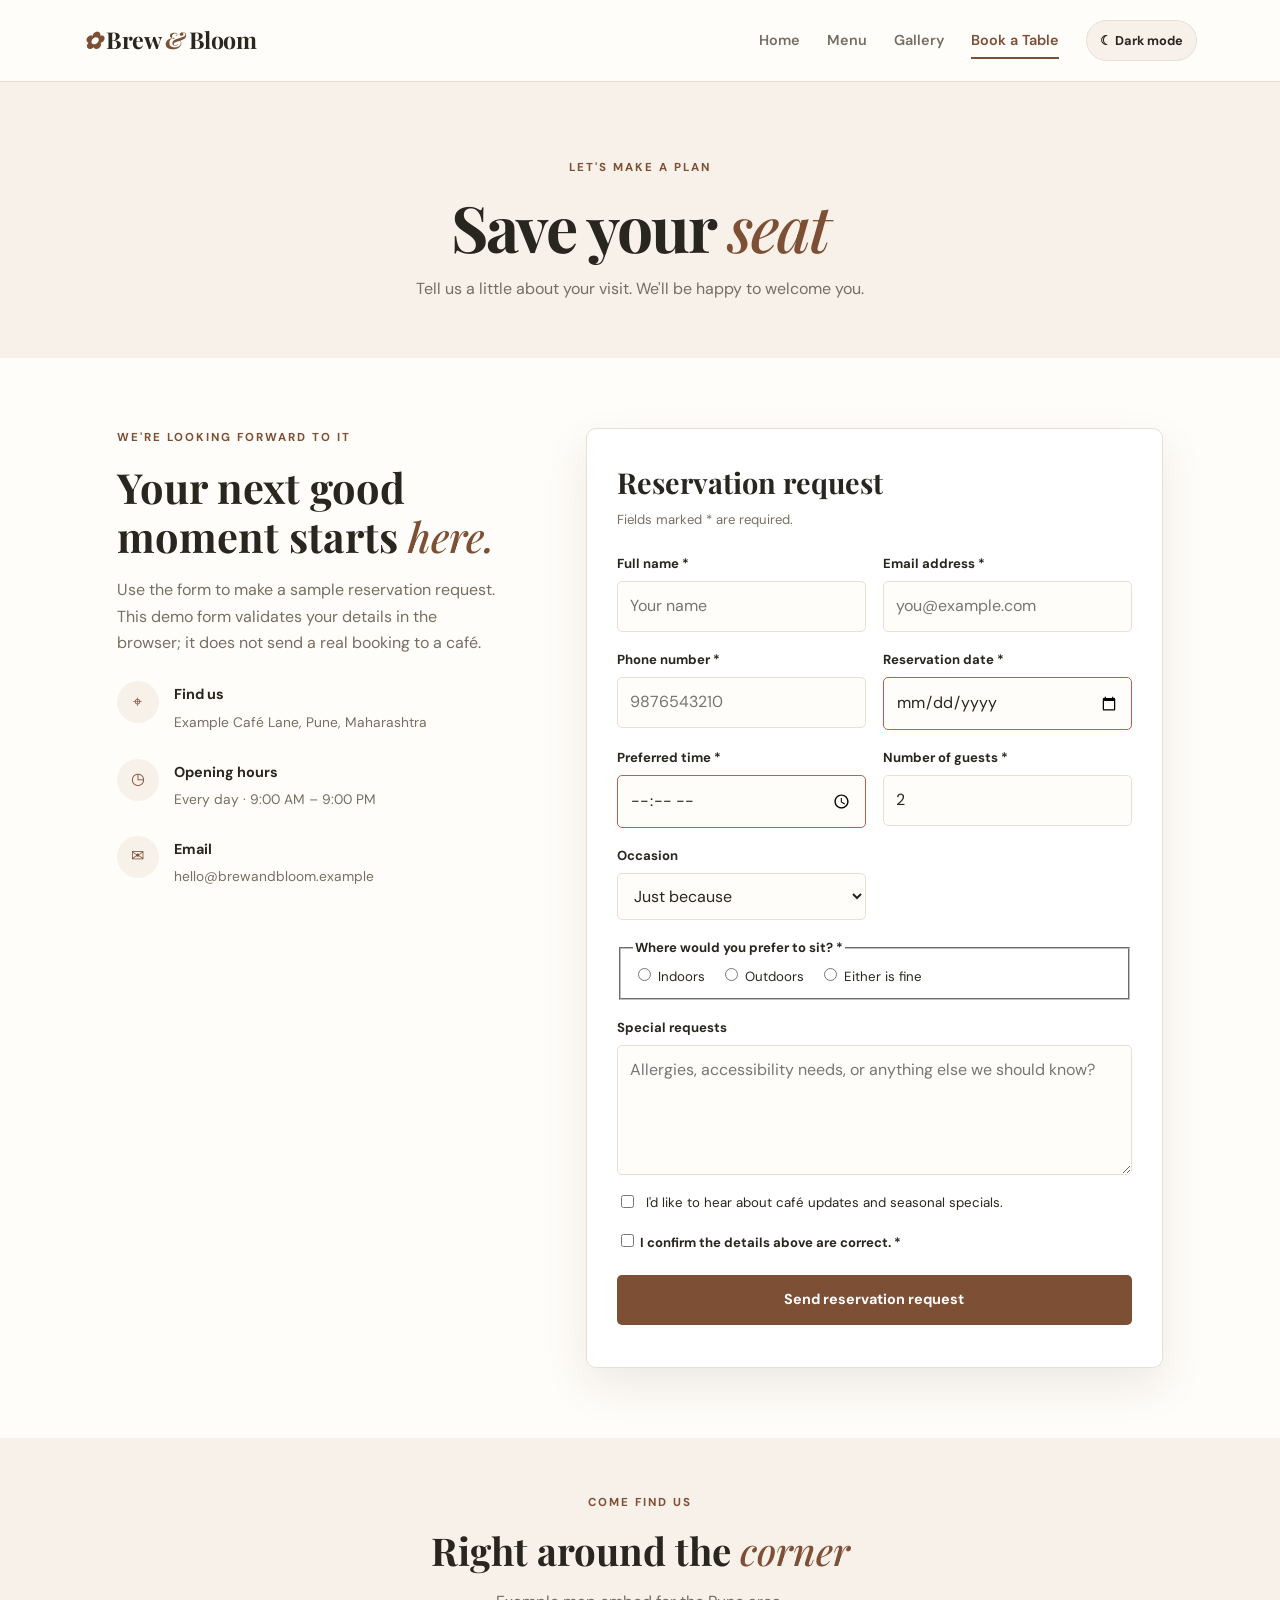
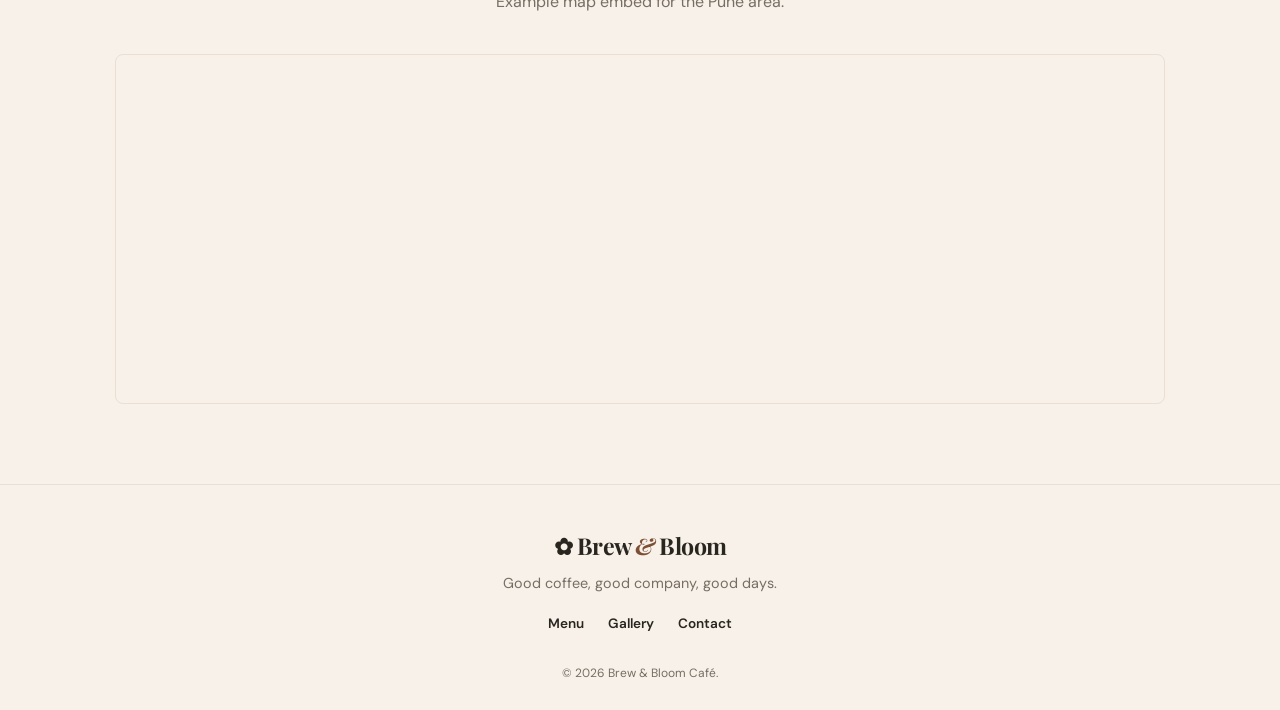
<file: booking.html>
<!DOCTYPE html>
<html lang="en">

<head>
    <meta charset="UTF-8">
    <meta name="viewport" content="width=device-width, initial-scale=1.0">
    <meta name="description" content="Reserve a table or contact Brew & Bloom Café.">
    <title>Book a Table | Brew & Bloom Café</title>
    <link rel="stylesheet" href="style.css">
    <script src="script.js" defer></script>
</head>
<body>
    <header class="site-header">
        <a class="brand" href="index.html"><span class="brand-mark">✿</span> Brew <span>&</span> Bloom</a>
        <button class="menu-toggle" aria-label="Open navigation" aria-expanded="false">☰</button>
        <nav class="nav-links" aria-label="Main navigation">
            <a href="index.html">Home</a><a href="menu.html">Menu</a><a href="gallery.html">Gallery</a><a class="active"
                aria-current="page" href="booking.html">Book a Table</a>
            <button class="theme-toggle" type="button" aria-label="Switch colour theme">☾ Dark mode</button>
        </nav>
        </header>
        <main>
            <section class="page-hero">
                <p class="eyebrow">LET'S MAKE A PLAN</p>
                <h1>Save your <em>seat</em></h1>
                <p>Tell us a little about your visit. We'll be happy to welcome you.</p>
            </section>
            <section class="booking-layout">
                <div class="booking-copy">
                    <p class="eyebrow">WE'RE LOOKING FORWARD TO IT</p>
                    <h2>Your next good moment starts <em>here.</em></h2>
                    <p>Use the form to make a sample reservation request. This demo form validates your details in the browser;
                        it does not send a real booking to a café.</p>
                    <div class="contact-detail"><span>⌖</span>
                        <div><strong>Find us</strong>
                            <p>Example Café Lane, Pune, Maharashtra</p>
                        </div>
                    </div>
                    <div class="contact-detail"><span>◷</span>
                        <div><strong>Opening hours</strong>
                            <p>Every day · 9:00 AM – 9:00 PM</p>
                        </div>
                    </div>
                    <div class="contact-detail"><span>✉</span>
                        <div><strong>Email</strong>
                            <p>hello@brewandbloom.example</p>
                        </div>
                    </div>  </div>
                    <form class="booking-form" id="booking-form">
                        <h2>Reservation request</h2>
                        <p class="form-subtitle">Fields marked * are required.</p>
                        <div class="form-grid">
                            <div class="form-field"><label for="full-name">Full name *</label><input id="full-name" name="fullName"
                                    type="text" placeholder="Your name" required minlength="2" maxlength="60" autocomplete="name"><small
                                    class="field-error"></small></div>
                            <div class="form-field"><label for="email">Email address *</label><input id="email" name="email" type="email"
                                    placeholder="you@example.com" required autocomplete="email"><small class="field-error"></small></div>
                            <div class="form-field"><label for="phone">Phone number *</label><input id="phone" name="phone" type="tel"
                                    placeholder="9876543210" required pattern="[6-9][0-9]{9}"
                                    title="Enter a 10-digit Indian mobile number beginning with 6, 7, 8 or 9" autocomplete="tel"><small
                                    class="field-error"></small></div>
                            <div class="form-field"><label for="date">Reservation date *</label><input id="date" name="date" type="date"
                                    required><small class="field-error"></small></div>
                            <div class="form-field"><label for="time">Preferred time *</label><input id="time" name="time" type="time"
                                    min="09:00" max="20:30" required><small class="field-error"></small></div>
                            <div class="form-field"><label for="guests">Number of guests *</label><input id="guests" name="guests"
                                    type="number" min="1" max="12" value="2" required><small class="field-error"></small></div>
                            <div class="form-field"><label for="occasion">Occasion</label><select id="occasion" name="occasion">
                                    <option value="casual">Just because</option>
                                    <option value="birthday">Birthday</option>
                                    <option value="date">Date</option>
                                    <option value="work">Work / study</option>
                                    <option value="other">Other</option>
                                </select></div>
                            <fieldset class="form-field full-field">
                                <legend>Where would you prefer to sit? *</legend>
                                <div class="radio-row"><label><input type="radio" name="seating" value="indoors" required>
                                        Indoors</label><label><input type="radio" name="seating" value="outdoors">
                                        Outdoors</label><label><input type="radio" name="seating" value="anywhere"> Either is fine</label>
                                </div><small class="field-error"></small>
                            </fieldset>
                            <div class="form-field full-field"><label for="requests">Special requests</label><textarea id="requests"
                                    name="requests" rows="4" maxlength="300"
                                    placeholder="Allergies, accessibility needs, or anything else we should know?"></textarea></div>
                            <div class="form-field full-field checkbox-field"><label><input type="checkbox" id="updates" name="updates"> I'd
                                    like to hear about café updates and seasonal specials.</label></div>
                            <div class="form-field full-field"><label class="checkbox-field"><input type="checkbox" name="confirm" required>
                                    I confirm the details above are correct. *</label><small class="field-error"></small></div>
                        </div>
                        <button class="button button-primary form-submit" type="submit">Send reservation request</button>
                        <p class="form-message" id="form-message" role="status" aria-live="polite"></p>         </form>
                    </section>
                    <section class="map-section">
                        <div class="section-heading">
                            <p class="eyebrow">COME FIND US</p>
                            <h2>Right around the <em>corner</em></h2>
                            <p>Example map embed for the Pune area.</p>
                        </div>
                        <div class="map-frame"><iframe title="Map showing Pune, Maharashtra"
                                src="https://maps.google.com/maps?q=Pune%2C%20Maharashtra&t=&z=12&ie=UTF8&iwloc=&output=embed"
                                loading="lazy" referrerpolicy="no-referrer-when-downgrade" allowfullscreen></iframe></div>
                    </section>
                    </main>
                    <footer class="site-footer"><a class="brand footer-brand" href="index.html">✿ Brew <span>&</span> Bloom</a>
                        <p>Good coffee, good company, good days.</p>
                        <div class="footer-links"><a href="menu.html">Menu</a><a href="gallery.html">Gallery</a><a
                                href="booking.html">Contact</a></div><small>© <span class="year"></span> Brew & Bloom Café.</small>
                    </footer>
                    </body>
                    
                    </html>
</file>
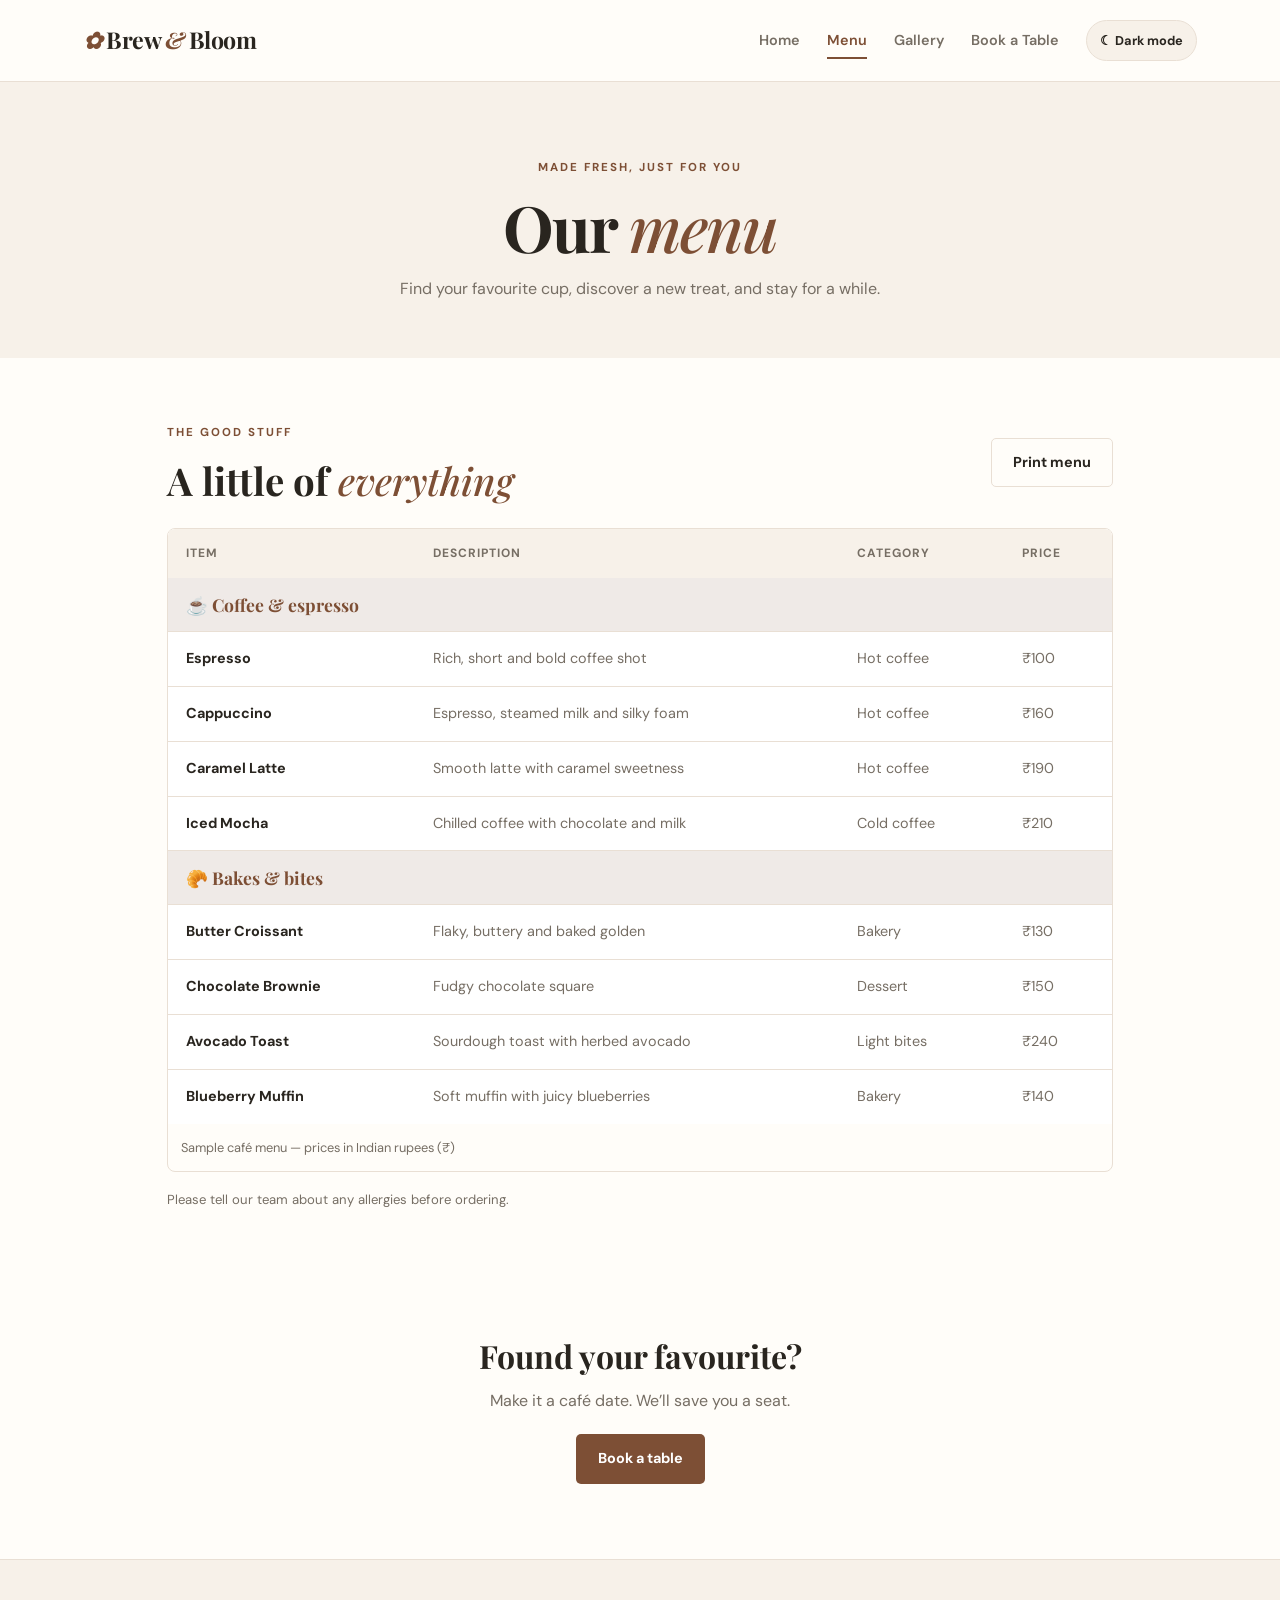
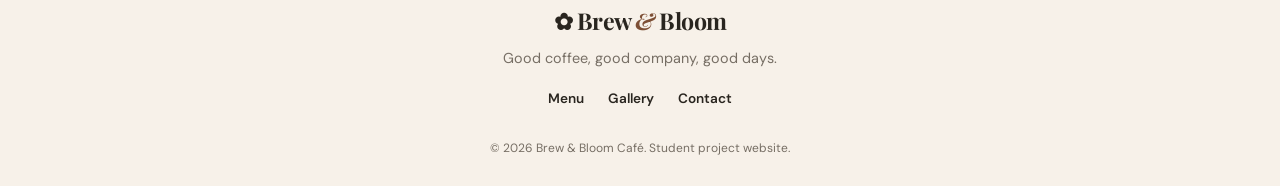
<file: menu.html>
<!DOCTYPE html>
<html lang="en">

<head>
    <meta charset="UTF-8">
    <meta name="viewport" content="width=device-width, initial-scale=1.0">
    <meta name="description" content="Explore the Brew & Bloom Café menu.">
    <title>Our Menu | Brew & Bloom Café</title>
    <link rel="stylesheet" href="style.css">
    <script src="script.js" defer></script>
</head>

<body>
    <header class="site-header">
        <a class="brand" href="index.html"><span class="brand-mark">✿</span> Brew <span>&</span> Bloom</a>
        <button class="menu-toggle" aria-label="Open navigation" aria-expanded="false">☰</button>
        <nav class="nav-links" aria-label="Main navigation">
            <a href="index.html">Home</a><a class="active" aria-current="page" href="menu.html">Menu</a><a
                href="gallery.html">Gallery</a><a href="booking.html">Book a Table</a>
            <button class="theme-toggle" type="button" aria-label="Switch colour theme">☾ Dark mode</button>
        </nav>
    </header>
    <main>
        <section class="page-hero">
            <p class="eyebrow">MADE FRESH, JUST FOR YOU</p>
            <h1>Our <em>menu</em></h1>
            <p>Find your favourite cup, discover a new treat, and stay for a while.</p>
        </section>
        <section class="menu-section">
            <div class="menu-intro">
                <div>
                    <p class="eyebrow">THE GOOD STUFF</p>
                    <h2>A little of <em>everything</em></h2>
                </div><button class="button button-outline print-button" type="button" onclick="window.print()">Print
                    menu</button>
            </div>
            <div class="table-wrap">
                <table class="menu-table">
                    <caption>Sample café menu — prices in Indian rupees (₹)</caption>
                    <thead>
                        <tr>
                            <th scope="col">Item</th>
                            <th scope="col">Description</th>
                            <th scope="col">Category</th>
                            <th scope="col">Price</th>
                        </tr>
                    </thead>
                    <tbody>
                        <tr class="category-row">
                            <th colspan="4" scope="colgroup">☕ Coffee & espresso</th>
                        </tr>
                        <tr>
                            <th scope="row">Espresso</th>
                            <td>Rich, short and bold coffee shot</td>
                            <td>Hot coffee</td>
                            <td>₹100</td>
                        </tr>
                        <tr>
                            <th scope="row">Cappuccino</th>
                            <td>Espresso, steamed milk and silky foam</td>
                            <td>Hot coffee</td>
                            <td>₹160</td>
                        </tr>
                        <tr>
                            <th scope="row">Caramel Latte</th>
                            <td>Smooth latte with caramel sweetness</td>
                            <td>Hot coffee</td>
                            <td>₹190</td>
                        </tr>
                        <tr>
                            <th scope="row">Iced Mocha</th>
                            <td>Chilled coffee with chocolate and milk</td>
                            <td>Cold coffee</td>
                            <td>₹210</td>
                        </tr>
                        <tr class="category-row">
                            <th colspan="4" scope="colgroup">🥐 Bakes & bites</th>
                        </tr>
                        <tr>
                            <th scope="row">Butter Croissant</th>
                            <td>Flaky, buttery and baked golden</td>
                            <td>Bakery</td>
                            <td>₹130</td>
                        </tr>
                        <tr>
                            <th scope="row">Chocolate Brownie</th>
                            <td>Fudgy chocolate square</td>
                            <td>Dessert</td>
                            <td>₹150</td>
                        </tr>
                        <tr>
                            <th scope="row">Avocado Toast</th>
                            <td>Sourdough toast with herbed avocado</td>
                            <td>Light bites</td>
                            <td>₹240</td>
                        </tr>
                        <tr>
                            <th scope="row">Blueberry Muffin</th>
                            <td>Soft muffin with juicy blueberries</td>
                            <td>Bakery</td>
                            <td>₹140</td>
                        </tr>
                    </tbody>
                </table>
            </div>
            <p class="menu-note">Please tell our team about any allergies before ordering. </p>
        </section>
        <section class="menu-cta">
            <h2>Found your favourite?</h2>
            <p>Make it a café date. We’ll save you a seat.</p><a class="button button-primary" href="booking.html">Book
                a table</a>
        </section>
    </main>
    <footer class="site-footer"><a class="brand footer-brand" href="index.html">✿ Brew <span>&</span> Bloom</a>
        <p>Good coffee, good company, good days.</p>
        <div class="footer-links"><a href="menu.html">Menu</a><a href="gallery.html">Gallery</a><a
                href="booking.html">Contact</a></div><small>© <span class="year"></span> Brew & Bloom Café. Student
            project website.</small>
    </footer>
</body>

</html>
</file>
<file: style.css>
@import url('https://fonts.googleapis.com/css2?family=DM+Sans:wght@400;500;600;700&family=Playfair+Display:ital,wght@0,500;0,600;0,700;1,500;1,600&display=swap');

:root {
    --bg: #fffdf9;
    --surface: #ffffff;
    --soft: #f7f1e9;
    --text: #29251f;
    --muted: #766e64;
    --accent: #7d4f35;
    --accent-dark: #5c3827;
    --line: #e9dfd4;
    --shadow: 0 18px 45px rgba(55, 38, 25, .09);
    --header: rgba(255, 253, 249, .92)
}
body.dark-theme {
    --bg: #191815;
    --surface: #24221e;
    --soft: #302a24;
    --text: #f5eee5;
    --muted: #c0b3a4;
    --accent: #d8a77e;
    --accent-dark: #edc6a4;
    --line: #454039;
    --shadow: 0 18px 45px rgba(0, 0, 0, .25);
    --header: rgba(25, 24, 21, .94)
}
* {
    box-sizing: border-box
}

html {
    scroll-behavior: smooth;
    scroll-padding-top: 90px
}

body {
    margin: 0;
    background: var(--bg);
    color: var(--text);
    font-family: 'DM Sans', sans-serif;
    line-height: 1.65;
    transition: background .25s, color .25s
}

img {
    display: block;
    max-width: 100%
}

a {
    color: inherit;
    text-decoration: none
}

button,
input,
select,
textarea {
    font: inherit
}

button,
a {
    -webkit-tap-highlight-color: transparent
}

button {
    cursor: pointer
}

.site-header {
    height: 82px;
    padding: 0 6.5%;
    display: flex;
    align-items: center;
    justify-content: space-between;
    gap: 24px;
    position: sticky;
    top: 0;
    z-index: 20;
    background: var(--header);
    backdrop-filter: blur(14px);
    border-bottom: 1px solid var(--line)
}

.brand {
    font-family: 'Playfair Display', serif;
    font-size: 1.45rem;
    font-weight: 700;
    white-space: nowrap;
    letter-spacing: -.5px
}

.brand span {
    color: var(--accent);
    font-style: italic
}

.brand-mark {
    color: var(--accent)
}

.nav-links {
    display: flex;
    align-items: center;
    gap: 27px
}

.nav-links>a {
    font-size: .9rem;
    color: var(--muted);
    font-weight: 600;
    position: relative;
    padding: 9px 0
}

.nav-links>a:hover,
.nav-links>a.active {
    color: var(--accent)
}

.nav-links>a.active:after {
    content: "";
    height: 2px;
    position: absolute;
    bottom: 2px;
    left: 0;
    right: 0;
    background: var(--accent)
}

.theme-toggle {
    background: var(--soft);
    border: 1px solid var(--line);
    border-radius: 99px;
    padding: 9px 13px;
    color: var(--text);
    font-size: .8rem;
    font-weight: 700
}

.menu-toggle {
    display: none;
    border: 1px solid var(--line);
    background: var(--surface);
    color: var(--text);
    border-radius: 9px;
    padding: 8px 12px;
    font-size: 1.2rem
}

.hero {
    padding: 70px 8% 82px;
    display: grid;
    grid-template-columns: 1fr 1fr;
    align-items: center;
    gap: 7%;
    max-width: 1500px;
    margin: auto;
    min-height: 570px
}

.hero-copy {
    max-width: 560px
}

.eyebrow {
    font-size: .72rem;
    font-weight: 700;
    letter-spacing: 2px;
    color: var(--accent);
    margin: 0 0 15px
}

.hero h1,
.page-hero h1 {
    font-family: 'Playfair Display', serif;
    font-size: clamp(3rem, 5vw, 5.2rem);
    line-height: 1.08;
    letter-spacing: -2px;
    margin: 0 0 22px
}

.hero h1 em,
.page-hero h1 em,
h2 em {
    color: var(--accent);
    font-weight: 500
}

.hero-copy>p:not(.eyebrow) {
    color: var(--muted);
    font-size: 1.06rem;
    max-width: 470px
}

.hero-actions {
    display: flex;
    gap: 13px;
    flex-wrap: wrap;
    margin-top: 29px
}

.button {
    display: inline-flex;
    align-items: center;
    justify-content: center;
    min-height: 48px;
    padding: 12px 21px;
    border: 1px solid transparent;
    border-radius: 5px;
    font-size: .9rem;
    font-weight: 700;
    transition: transform .2s, background .2s
}

.button:hover {
    transform: translateY(-2px)
}

.button-primary {
    background: var(--accent);
    color: #fff
}

.button-primary:hover {
    background: var(--accent-dark)
}

.button-outline {
    border-color: var(--line);
    color: var(--text);
    background: transparent
}

.hero-note {
    display: flex;
    gap: 12px;
    align-items: center;
    margin-top: 30px;
    color: var(--muted);
    font-size: .82rem
}

.stars {
    letter-spacing: 2px;
    color: #c58b48
}

.hero-image-wrap {
    position: relative
}

.hero-image {
    height: 470px;
    width: 100%;
    object-fit: cover;
    border-radius: 180px 180px 8px 8px;
    box-shadow: var(--shadow)
}

.floating-note {
    position: absolute;
    left: -35px;
    bottom: 32px;
    background: var(--surface);
    border: 1px solid var(--line);
    border-radius: 10px;
    box-shadow: var(--shadow);
    padding: 14px 18px;
    display: flex;
    align-items: center;
    gap: 12px
}

.floating-note>span {
    font-size: 1.6rem
}

.floating-note strong,
.floating-note small {
    display: block
}

.floating-note strong {
    font-size: .85rem
}

.floating-note small {
    color: var(--muted);
    font-size: .75rem
}

.section {
    padding: 78px 8%
}

.section-soft {
    background: var(--soft)
}

.section-heading {
    text-align: center;
    max-width: 650px;
    margin: 0 auto 38px
}

.section-heading h2,
.split-section h2,
.visit-strip h2,
.menu-intro h2,
.video-section h2,
.booking-copy h2 {
    font-family: 'Playfair Display', serif;
    font-size: clamp(2rem, 3vw, 3rem);
    line-height: 1.2;
    margin: 0 0 13px
}

.section-heading>p:last-child,
.split-section p:not(.eyebrow),
.video-section p:not(.eyebrow),
.booking-copy>p:not(.eyebrow) {
    color: var(--muted)
}

.feature-grid {
    display: grid;
    grid-template-columns: repeat(3, 1fr);
    gap: 22px;
    max-width: 1120px;
    margin: auto
}

.feature-card {
    background: var(--surface);
    padding: 31px;
    border: 1px solid var(--line);
    border-radius: 8px
}

.feature-icon {
    font-size: 1.9rem;
    margin-bottom: 15px
}

.feature-card h3 {
    font-family: 'Playfair Display', serif;
    font-size: 1.35rem;
    margin: 0 0 8px
}

.feature-card p {
    color: var(--muted);
    font-size: .92rem;
    margin: 0
}

.split-section {
    padding: 85px 10%;
    display: grid;
    grid-template-columns: 1fr 1fr;
    gap: 9%;
    align-items: center
}

.split-section>img {
    width: 100%;
    height: 370px;
    object-fit: cover;
    border-radius: 8px
}

.split-section>div {
    max-width: 480px
}

.split-section p:not(.eyebrow) {
    margin-bottom: 24px
}

.text-link {
    color: var(--accent);
    font-weight: 700;
    border-bottom: 1px solid var(--accent);
    padding-bottom: 5px
}

.text-link span {
    margin-left: 8px
}

.visit-strip {
    background: var(--accent-dark);
    color: #fff;
    padding: 44px 9%;
    display: flex;
    justify-content: space-between;
    align-items: center;
    gap: 24px
}

.visit-strip .eyebrow {
    color: #f2d5b8
}

.visit-strip h2 {
    margin: 0;
    font-size: clamp(1.6rem, 3vw, 2.5rem)
}

.button-light {
    background: #fff;
    color: #422b1e;
    white-space: nowrap
}

.site-footer {
    background: var(--soft);
    border-top: 1px solid var(--line);
    padding: 42px 7% 25px;
    text-align: center
}

.footer-brand {
    display: inline-block
}

.site-footer>p {
    color: var(--muted);
    margin: 7px 0 17px;
    font-size: .9rem
}

.footer-links {
    display: flex;
    justify-content: center;
    gap: 24px;
    margin: 15px 0 24px;
    font-size: .85rem;
    font-weight: 600
}

.footer-links a:hover {
    color: var(--accent)
}

.site-footer small {
    color: var(--muted);
    font-size: .75rem
}

.page-hero {
    text-align: center;
    padding: 76px 20px 55px;
    background: var(--soft)
}

.page-hero h1 {
    font-size: clamp(2.8rem, 5vw, 4.4rem);
    margin-bottom: 15px
}

.page-hero>p:last-child {
    max-width: 600px;
    margin: 0 auto;
    color: var(--muted)
}

.menu-section {
    max-width: 1100px;
    margin: auto;
    padding: 65px 6% 45px
}

.menu-intro {
    display: flex;
    align-items: center;
    justify-content: space-between;
    gap: 20px;
    margin-bottom: 25px
}

.menu-intro h2 {
    margin: 0
}

.table-wrap {
    overflow-x: auto;
    border: 1px solid var(--line);
    border-radius: 8px
}

.menu-table {
    width: 100%;
    border-collapse: collapse;
    background: var(--surface);
    text-align: left;
    min-width: 650px
}

.menu-table caption {
    caption-side: bottom;
    padding: 13px;
    color: var(--muted);
    font-size: .8rem;
    text-align: left
}

.menu-table th,
.menu-table td {
    padding: 15px 18px;
    border-bottom: 1px solid var(--line);
    font-size: .9rem
}

.menu-table thead {
    background: var(--soft)
}

.menu-table thead th {
    font-size: .75rem;
    text-transform: uppercase;
    letter-spacing: 1px;
    color: var(--muted)
}

.menu-table tbody th[scope=row] {
    font-weight: 700
}

.menu-table td {
    color: var(--muted)
}

.menu-table tr:last-child th,
.menu-table tr:last-child td {
    border-bottom: 0
}

.menu-table .category-row th {
    background: color-mix(in srgb, var(--accent) 12%, var(--surface));
    color: var(--accent);
    font-family: 'Playfair Display', serif;
    font-size: 1.1rem;
    padding: 12px 18px
}

.menu-note {
    font-size: .82rem;
    color: var(--muted);
    margin-top: 17px
}

.menu-cta {
    text-align: center;
    padding: 35px 20px 75px
}

.menu-cta h2 {
    font-family: 'Playfair Display', serif;
    font-size: 2rem;
    margin-bottom: 0
}

.menu-cta p {
    color: var(--muted);
    margin-top: 5px;
    margin-bottom: 20px
}

.gallery-section {
    max-width: 1200px;
    padding: 65px 6%;
    margin: auto
}

.gallery-grid {
    display: grid;
    grid-template-columns: repeat(3, 1fr);
    grid-auto-rows: 230px;
    gap: 17px
}

.gallery-item {
    border: 0;
    padding: 0;
    position: relative;
    overflow: hidden;
    border-radius: 7px;
    background: var(--soft);
    text-align: left
}

.gallery-item img {
    width: 100%;
    height: 100%;
    object-fit: cover;
    transition: transform .4s
}

.gallery-item:hover img {
    transform: scale(1.06)
}

.gallery-item:after {
    content: "";
    position: absolute;
    inset: 40% 0 0;
    background: linear-gradient(transparent, rgba(0, 0, 0, .68))
}

.gallery-item span {
    position: absolute;
    bottom: 15px;
    left: 17px;
    color: #fff;
    font-family: 'Playfair Display', serif;
    font-size: 1.2rem;
    z-index: 1
}

.gallery-tall {
    grid-row: span 2
}

.video-section {
    padding: 55px 8% 75px;
    background: var(--soft);
    text-align: center
}

.video-section>div {
    max-width: 650px;
    margin: 0 auto 28px
}

.video-section video {
    width: min(850px, 100%);
    max-height: 480px;
    object-fit: cover;
    border-radius: 8px;
    box-shadow: var(--shadow);
    background: #171512
}

.video-section>small {
    display: block;
    color: var(--muted);
    font-size: .75rem;
    margin-top: 10px
}

.lightbox {
    width: min(900px, 92vw);
    max-width: none;
    max-height: 90vh;
    padding: 18px;
    background: var(--surface);
    color: var(--text);
    border: 1px solid var(--line);
    border-radius: 10px;
    box-shadow: var(--shadow)
}

.lightbox::backdrop {
    background: rgba(0, 0, 0, .82)
}

.lightbox img {
    max-height: 75vh;
    width: 100%;
    object-fit: contain
}

.lightbox p {
    margin: 10px 0 0
}

.lightbox-close {
    display: block;
    margin-left: auto;
    border: 0;
    background: transparent;
    color: var(--text);
    font-size: 2rem;
    line-height: 1
}

.booking-layout {
    max-width: 1200px;
    margin: auto;
    padding: 70px 6%;
    display: grid;
    grid-template-columns: .8fr 1.2fr;
    gap: 8%;
    align-items: start
}

.booking-copy {
    position: sticky;
    top: 120px
}

.booking-copy h2 {
    font-size: 2.6rem
}

.contact-detail {
    display: flex;
    gap: 15px;
    margin-top: 25px;
    align-items: flex-start
}

.contact-detail>span {
    display: grid;
    place-items: center;
    background: var(--soft);
    width: 42px;
    height: 42px;
    border-radius: 50%;
    color: var(--accent);
    flex-shrink: 0
}

.contact-detail strong {
    font-size: .9rem
}

.contact-detail p {
    margin: 3px 0 0;
    color: var(--muted);
    font-size: .86rem
}

.booking-form {
    background: var(--surface);
    border: 1px solid var(--line);
    border-radius: 10px;
    padding: 30px;
    box-shadow: var(--shadow)
}

.booking-form h2 {
    font-family: 'Playfair Display', serif;
    font-size: 1.8rem;
    margin: 0
}

.form-subtitle {
    color: var(--muted);
    font-size: .82rem;
    margin: 3px 0 22px
}

.form-grid {
    display: grid;
    grid-template-columns: 1fr 1fr;
    gap: 17px
}

.form-field {
    min-width: 0;
    display: flex;
    flex-direction: column;
    gap: 7px
}

.form-field>label,
.form-field legend {
    font-size: .82rem;
    font-weight: 700
}

.form-field input:not([type=radio]):not([type=checkbox]),
.form-field select,
.form-field textarea {
    width: 100%;
    border: 1px solid var(--line);
    border-radius: 5px;
    padding: 11px 12px;
    background: var(--bg);
    color: var(--text);
    outline: none
}

.form-field input:focus,
.form-field select:focus,
.form-field textarea:focus {
    border-color: var(--accent);
    box-shadow: 0 0 0 3px color-mix(in srgb, var(--accent) 15%, transparent)
}

.form-field input:invalid:not(:placeholder-shown) {
    border-color: #c65b50
}

.full-field {
    grid-column: 1/-1
}

.form-field fieldset {
    border: 0;
    padding: 0;
    margin: 0
}

.radio-row {
    display: flex;
    flex-wrap: wrap;
    gap: 15px
}

.radio-row label,
.checkbox-field label,
.checkbox-field {
    font-size: .83rem;
    font-weight: 400
}

.radio-row input,
.checkbox-field input {
    accent-color: var(--accent)
}

.checkbox-field {
    display: block
}

.checkbox-field label {
    display: flex;
    gap: 9px;
    align-items: flex-start
}

.field-error {
    color: #c65b50;
    font-size: .75rem;
    min-height: 0
}

.field-error:empty {
    display: none
}

.form-submit {
    width: 100%;
    margin-top: 22px
}

.form-message {
    font-size: .88rem;
    font-weight: 700;
    margin: 12px 0 0
}

.form-message.success {
    color: #358357
}

.form-message.error {
    color: #c65b50
}

.map-section {
    padding: 55px 7% 80px;
    background: var(--soft)
}

.map-frame {
    max-width: 1050px;
    height: 350px;
    margin: auto;
    border: 1px solid var(--line);
    border-radius: 8px;
    overflow: hidden
}

.map-frame iframe {
    width: 100%;
    height: 100%;
    border: 0
}
* {
    box-sizing: border-box
}

html {
    scroll-behavior: smooth;
    scroll-padding-top: 90px
}

body {
    margin: 0;
    background: var(--bg);
    color: var(--text);
    font-family: 'DM Sans', sans-serif;
    line-height: 1.65;
    transition: background .25s, color .25s
}

img {
    display: block;
    max-width: 100%
}

a {
    color: inherit;
    text-decoration: none
}

button,
input,
select,
textarea {
    font: inherit
}

button,
a {
    -webkit-tap-highlight-color: transparent
}

button {
    cursor: pointer
}

.site-header {
    height: 82px;
    padding: 0 6.5%;
    display: flex;
    align-items: center;
    justify-content: space-between;
    gap: 24px;
    position: sticky;
    top: 0;
    z-index: 20;
    background: var(--header);
    backdrop-filter: blur(14px);
    border-bottom: 1px solid var(--line)
}

.brand {
    font-family: 'Playfair Display', serif;
    font-size: 1.45rem;
    font-weight: 700;
    white-space: nowrap;
    letter-spacing: -.5px
}

.brand span {
    color: var(--accent);
    font-style: italic
}

.brand-mark {
    color: var(--accent)
}

.nav-links {
    display: flex;
    align-items: center;
    gap: 27px
}

.nav-links>a {
    font-size: .9rem;
    color: var(--muted);
    font-weight: 600;
    position: relative;
    padding: 9px 0
}

.nav-links>a:hover,
.nav-links>a.active {
    color: var(--accent)
}

.nav-links>a.active:after {
    content: "";
    height: 2px;
    position: absolute;
    bottom: 2px;
    left: 0;
    right: 0;
    background: var(--accent)
}

.theme-toggle {
    background: var(--soft);
    border: 1px solid var(--line);
    border-radius: 99px;
    padding: 9px 13px;
    color: var(--text);
    font-size: .8rem;
    font-weight: 700
}

.menu-toggle {
    display: none;
    border: 1px solid var(--line);
    background: var(--surface);
    color: var(--text);
    border-radius: 9px;
    padding: 8px 12px;
    font-size: 1.2rem
}

.hero {
    padding: 70px 8% 82px;
    display: grid;
    grid-template-columns: 1fr 1fr;
    align-items: center;
    gap: 7%;
    max-width: 1500px;
    margin: auto;
    min-height: 570px
}

.hero-copy {
    max-width: 560px
}

.eyebrow {
    font-size: .72rem;
    font-weight: 700;
    letter-spacing: 2px;
    color: var(--accent);
    margin: 0 0 15px
}

.hero h1,
.page-hero h1 {
    font-family: 'Playfair Display', serif;
    font-size: clamp(3rem, 5vw, 5.2rem);
    line-height: 1.08;
    letter-spacing: -2px;
    margin: 0 0 22px
}

.hero h1 em,
.page-hero h1 em,
h2 em {
    color: var(--accent);
    font-weight: 500
}

.hero-copy>p:not(.eyebrow) {
    color: var(--muted);
    font-size: 1.06rem;
    max-width: 470px
}

.hero-actions {
    display: flex;
    gap: 13px;
    flex-wrap: wrap;
    margin-top: 29px
}

.button {
    display: inline-flex;
    align-items: center;
    justify-content: center;
    min-height: 48px;
    padding: 12px 21px;
    border: 1px solid transparent;
    border-radius: 5px;
    font-size: .9rem;
    font-weight: 700;
    transition: transform .2s, background .2s
}

.button:hover {
    transform: translateY(-2px)
}

.button-primary {
    background: var(--accent);
    color: #fff
}

.button-primary:hover {
    background: var(--accent-dark)
}

.button-outline {
    border-color: var(--line);
    color: var(--text);
    background: transparent
}

.hero-note {
    display: flex;
    gap: 12px;
    align-items: center;
    margin-top: 30px;
    color: var(--muted);
    font-size: .82rem
}

.stars {
    letter-spacing: 2px;
    color: #c58b48
}

.hero-image-wrap {
    position: relative
}

.hero-image {
    height: 470px;
    width: 100%;
    object-fit: cover;
    border-radius: 180px 180px 8px 8px;
    box-shadow: var(--shadow)
}

.floating-note {
    position: absolute;
    left: -35px;
    bottom: 32px;
    background: var(--surface);
    border: 1px solid var(--line);
    border-radius: 10px;
    box-shadow: var(--shadow);
    padding: 14px 18px;
    display: flex;
    align-items: center;
    gap: 12px
}

.floating-note>span {
    font-size: 1.6rem
}

.floating-note strong,
.floating-note small {
    display: block
}

.floating-note strong {
    font-size: .85rem
}

.floating-note small {
    color: var(--muted);
    font-size: .75rem
}

.section {
    padding: 78px 8%
}

.section-soft {
    background: var(--soft)
}

.section-heading {
    text-align: center;
    max-width: 650px;
    margin: 0 auto 38px
}

.section-heading h2,
.split-section h2,
.visit-strip h2,
.menu-intro h2,
.video-section h2,
.booking-copy h2 {
    font-family: 'Playfair Display', serif;
    font-size: clamp(2rem, 3vw, 3rem);
    line-height: 1.2;
    margin: 0 0 13px
}

.section-heading>p:last-child,
.split-section p:not(.eyebrow),
.video-section p:not(.eyebrow),
.booking-copy>p:not(.eyebrow) {
    color: var(--muted)
}

.feature-grid {
    display: grid;
    grid-template-columns: repeat(3, 1fr);
    gap: 22px;
    max-width: 1120px;
    margin: auto
}

.feature-card {
    background: var(--surface);
    padding: 31px;
    border: 1px solid var(--line);
    border-radius: 8px
}

.feature-icon {
    font-size: 1.9rem;
    margin-bottom: 15px
}

.feature-card h3 {
    font-family: 'Playfair Display', serif;
    font-size: 1.35rem;
    margin: 0 0 8px
}

.feature-card p {
    color: var(--muted);
    font-size: .92rem;
    margin: 0
}

.split-section {
    padding: 85px 10%;
    display: grid;
    grid-template-columns: 1fr 1fr;
    gap: 9%;
    align-items: center
}

.split-section>img {
    width: 100%;
    height: 370px;
    object-fit: cover;
    border-radius: 8px
}

.split-section>div {
    max-width: 480px
}

.split-section p:not(.eyebrow) {
    margin-bottom: 24px
}

.text-link {
    color: var(--accent);
    font-weight: 700;
    border-bottom: 1px solid var(--accent);
    padding-bottom: 5px
}

.text-link span {
    margin-left: 8px
}

.visit-strip {
    background: var(--accent-dark);
    color: #fff;
    padding: 44px 9%;
    display: flex;
    justify-content: space-between;
    align-items: center;
    gap: 24px
}

.visit-strip .eyebrow {
    color: #f2d5b8
}

.visit-strip h2 {
    margin: 0;
    font-size: clamp(1.6rem, 3vw, 2.5rem)
}

.button-light {
    background: #fff;
    color: #422b1e;
    white-space: nowrap
}

.site-footer {
    background: var(--soft);
    border-top: 1px solid var(--line);
    padding: 42px 7% 25px;
    text-align: center
}

.footer-brand {
    display: inline-block
}

.site-footer>p {
    color: var(--muted);
    margin: 7px 0 17px;
    font-size: .9rem
}

.footer-links {
    display: flex;
    justify-content: center;
    gap: 24px;
    margin: 15px 0 24px;
    font-size: .85rem;
    font-weight: 600
}

.footer-links a:hover {
    color: var(--accent)
}

.site-footer small {
    color: var(--muted);
    font-size: .75rem
}

.page-hero {
    text-align: center;
    padding: 76px 20px 55px;
    background: var(--soft)
}

.page-hero h1 {
    font-size: clamp(2.8rem, 5vw, 4.4rem);
    margin-bottom: 15px
}

.page-hero>p:last-child {
    max-width: 600px;
    margin: 0 auto;
    color: var(--muted)
}

.menu-section {
    max-width: 1100px;
    margin: auto;
    padding: 65px 6% 45px
}

.menu-intro {
    display: flex;
    align-items: center;
    justify-content: space-between;
    gap: 20px;
    margin-bottom: 25px
}

.menu-intro h2 {
    margin: 0
}

.table-wrap {
    overflow-x: auto;
    border: 1px solid var(--line);
    border-radius: 8px
}

.menu-table {
    width: 100%;
    border-collapse: collapse;
    background: var(--surface);
    text-align: left;
    min-width: 650px
}

.menu-table caption {
    caption-side: bottom;
    padding: 13px;
    color: var(--muted);
    font-size: .8rem;
    text-align: left
}

.menu-table th,
.menu-table td {
    padding: 15px 18px;
    border-bottom: 1px solid var(--line);
    font-size: .9rem
}

.menu-table thead {
    background: var(--soft)
}

.menu-table thead th {
    font-size: .75rem;
    text-transform: uppercase;
    letter-spacing: 1px;
    color: var(--muted)
}

.menu-table tbody th[scope=row] {
    font-weight: 700
}

.menu-table td {
    color: var(--muted)
}

.menu-table tr:last-child th,
.menu-table tr:last-child td {
    border-bottom: 0
}

.menu-table .category-row th {
    background: color-mix(in srgb, var(--accent) 12%, var(--surface));
    color: var(--accent);
    font-family: 'Playfair Display', serif;
    font-size: 1.1rem;
    padding: 12px 18px
}

.menu-note {
    font-size: .82rem;
    color: var(--muted);
    margin-top: 17px
}

.menu-cta {
    text-align: center;
    padding: 35px 20px 75px
}

.menu-cta h2 {
    font-family: 'Playfair Display', serif;
    font-size: 2rem;
    margin-bottom: 0
}

.menu-cta p {
    color: var(--muted);
    margin-top: 5px;
    margin-bottom: 20px
}

.gallery-section {
    max-width: 1200px;
    padding: 65px 6%;
    margin: auto
}

.gallery-grid {
    display: grid;
    grid-template-columns: repeat(3, 1fr);
    grid-auto-rows: 230px;
    gap: 17px
}

.gallery-item {
    border: 0;
    padding: 0;
    position: relative;
    overflow: hidden;
    border-radius: 7px;
    background: var(--soft);
    text-align: left
}

.gallery-item img {
    width: 100%;
    height: 100%;
    object-fit: cover;
    transition: transform .4s
}

.gallery-item:hover img {
    transform: scale(1.06)
}

.gallery-item:after {
    content: "";
    position: absolute;
    inset: 40% 0 0;
    background: linear-gradient(transparent, rgba(0, 0, 0, .68))
}

.gallery-item span {
    position: absolute;
    bottom: 15px;
    left: 17px;
    color: #fff;
    font-family: 'Playfair Display', serif;
    font-size: 1.2rem;
    z-index: 1
}

.gallery-tall {
    grid-row: span 2
}

.video-section {
    padding: 55px 8% 75px;
    background: var(--soft);
    text-align: center
}

.video-section>div {
    max-width: 650px;
    margin: 0 auto 28px
}

.video-section video {
    width: min(850px, 100%);
    max-height: 480px;
    object-fit: cover;
    border-radius: 8px;
    box-shadow: var(--shadow);
    background: #171512
}

.video-section>small {
    display: block;
    color: var(--muted);
    font-size: .75rem;
    margin-top: 10px
}

.lightbox {
    width: min(900px, 92vw);
    max-width: none;
    max-height: 90vh;
    padding: 18px;
    background: var(--surface);
    color: var(--text);
    border: 1px solid var(--line);
    border-radius: 10px;
    box-shadow: var(--shadow)
}

.lightbox::backdrop {
    background: rgba(0, 0, 0, .82)
}

.lightbox img {
    max-height: 75vh;
    width: 100%;
    object-fit: contain
}

.lightbox p {
    margin: 10px 0 0
}

.lightbox-close {
    display: block;
    margin-left: auto;
    border: 0;
    background: transparent;
    color: var(--text);
    font-size: 2rem;
    line-height: 1
}

.booking-layout {
    max-width: 1200px;
    margin: auto;
    padding: 70px 6%;
    display: grid;
    grid-template-columns: .8fr 1.2fr;
    gap: 8%;
    align-items: start
}

.booking-copy {
    position: sticky;
    top: 120px
}

.booking-copy h2 {
    font-size: 2.6rem
}

.contact-detail {
    display: flex;
    gap: 15px;
    margin-top: 25px;
    align-items: flex-start
}

.contact-detail>span {
    display: grid;
    place-items: center;
    background: var(--soft);
    width: 42px;
    height: 42px;
    border-radius: 50%;
    color: var(--accent);
    flex-shrink: 0
}

.contact-detail strong {
    font-size: .9rem
}

.contact-detail p {
    margin: 3px 0 0;
    color: var(--muted);
    font-size: .86rem
}

.booking-form {
    background: var(--surface);
    border: 1px solid var(--line);
    border-radius: 10px;
    padding: 30px;
    box-shadow: var(--shadow)
}

.booking-form h2 {
    font-family: 'Playfair Display', serif;
    font-size: 1.8rem;
    margin: 0
}

.form-subtitle {
    color: var(--muted);
    font-size: .82rem;
    margin: 3px 0 22px
}

.form-grid {
    display: grid;
    grid-template-columns: 1fr 1fr;
    gap: 17px
}

.form-field {
    min-width: 0;
    display: flex;
    flex-direction: column;
    gap: 7px
}

.form-field>label,
.form-field legend {
    font-size: .82rem;
    font-weight: 700
}

.form-field input:not([type=radio]):not([type=checkbox]),
.form-field select,
.form-field textarea {
    width: 100%;
    border: 1px solid var(--line);
    border-radius: 5px;
    padding: 11px 12px;
    background: var(--bg);
    color: var(--text);
    outline: none
}

.form-field input:focus,
.form-field select:focus,
.form-field textarea:focus {
    border-color: var(--accent);
    box-shadow: 0 0 0 3px color-mix(in srgb, var(--accent) 15%, transparent)
}

.form-field input:invalid:not(:placeholder-shown) {
    border-color: #c65b50
}

.full-field {
    grid-column: 1/-1
}

.form-field fieldset {
    border: 0;
    padding: 0;
    margin: 0
}

.radio-row {
    display: flex;
    flex-wrap: wrap;
    gap: 15px
}

.radio-row label,
.checkbox-field label,
.checkbox-field {
    font-size: .83rem;
    font-weight: 400
}

.radio-row input,
.checkbox-field input {
    accent-color: var(--accent)
}

.checkbox-field {
    display: block
}

.checkbox-field label {
    display: flex;
    gap: 9px;
    align-items: flex-start
}

.field-error {
    color: #c65b50;
    font-size: .75rem;
    min-height: 0
}

.field-error:empty {
    display: none
}

.form-submit {
    width: 100%;
    margin-top: 22px
}

.form-message {
    font-size: .88rem;
    font-weight: 700;
    margin: 12px 0 0
}

.form-message.success {
    color: #358357
}

.form-message.error {
    color: #c65b50
}

.map-section {
    padding: 55px 7% 80px;
    background: var(--soft)
}

.map-frame {
    max-width: 1050px;
    height: 350px;
    margin: auto;
    border: 1px solid var(--line);
    border-radius: 8px;
    overflow: hidden
}

.map-frame iframe {
    width: 100%;
    height: 100%;
    border: 0
}
@media(max-width:950px) {
    .site-header {
        padding: 0 4%
    }

    .nav-links {
        gap: 15px
    }

    .hero {
        padding: 60px 6%;
        gap: 5%
    }

    .hero-image {
        height: 400px
    }

    .feature-grid {
        gap: 14px
    }

    .feature-card {
        padding: 23px
    }

    .booking-layout {
        gap: 4%;
        padding-left: 4%;
        padding-right: 4%
    }

    .booking-form {
        padding: 23px
    }
}
@media(max-width:760px) {
    .site-header {
        height: 72px
    }

    .menu-toggle {
        display: block;
        margin-left: auto
    }

    .nav-links {
        display: none;
        position: absolute;
        top: 71px;
        left: 0;
        right: 0;
        padding: 18px 6% 24px;
        background: var(--surface);
        border-bottom: 1px solid var(--line);
        box-shadow: var(--shadow);
        align-items: stretch;
        gap: 6px;
        flex-direction: column
    }

    .nav-links.open {
        display: flex
    }

    .nav-links>a {
        padding: 10px 0
    }

    .nav-links>a.active:after {
        right: auto;
        width: 35px;
        bottom: 3px
    }

    .theme-toggle {
        align-self: flex-start;
        margin-top: 7px
    }

    .hero {
        grid-template-columns: 1fr;
        padding: 45px 7% 60px;
        gap: 38px
    }

    .hero h1 {
        font-size: 3.6rem
    }

    .hero-image {
        height: 380px;
        border-radius: 130px 130px 8px 8px
    }

    .floating-note {
        left: 10px;
        bottom: 20px
    }

    .section {
        padding: 60px 7%
    }

    .feature-grid {
        grid-template-columns: 1fr
    }

    .feature-card {
        padding: 25px
    }

    .split-section {
        grid-template-columns: 1fr;
        padding: 60px 7%;
        gap: 30px
    }

    .split-section>img {
        height: 300px
    }

    .visit-strip {
        padding: 35px 7%;
        align-items: flex-start;
        flex-direction: column
    }

    .page-hero {
        padding: 58px 7% 45px
    }

    .menu-section {
        padding: 45px 4% 30px
    }

    .gallery-section {
        padding: 40px 5%
    }

    .gallery-grid {
        grid-template-columns: repeat(2, 1fr);
        grid-auto-rows: 190px;
        gap: 10px
    }

    .gallery-tall {
        grid-row: span 2
    }

    .booking-layout {
        grid-template-columns: 1fr;
        padding: 45px 5%;
        gap: 30px
    }

    .booking-copy {
        position: static
    }

    .booking-copy h2 {
        font-size: 2.2rem
    }

    .booking-form {
        padding: 22px
    }

    .map-section {
        padding: 45px 5% 60px
    }

    .map-frame {
        height: 300px
    }
}
@media(max-width:430px) {
    .brand {
        font-size: 1.2rem
    }

    .hero h1 {
        font-size: 3rem
    }

    .hero-image {
        height: 320px
    }

    .hero-actions .button {
        width: 100%
    }

    .menu-intro {
        align-items: flex-start;
        flex-direction: column
    }

    .gallery-grid {
        grid-auto-rows: 150px
    }

    .gallery-item span {
        font-size: 1rem;
        left: 10px;
        bottom: 10px
    }

    .form-grid {
        grid-template-columns: 1fr
    }

    .full-field {
        grid-column: auto
    }

    .booking-form {
        padding: 18px
    }

    .radio-row {
        gap: 10px
    }

    .footer-links {
        gap: 15px
    }

    .visit-strip .button {
        width: 100%
    }
}

@media print {

    .site-header,
    .site-footer,
    .page-hero,
    .menu-cta,
    .print-button {
        display: none !important
    }

    body {
        background: #fff;
        color: #000
    }

    .menu-section {
        padding: 0;
        max-width: none
    }

    .menu-table {
        background: #fff
    }

    .menu-table th,
    .menu-table td {
        color: #000 !important;
        border-color: #bbb
    }

    .menu-table .category-row th {
        background: #eee !important;
        color: #000 !important
    }

    .menu-table caption {
        color: #333
    }
}
</file>
